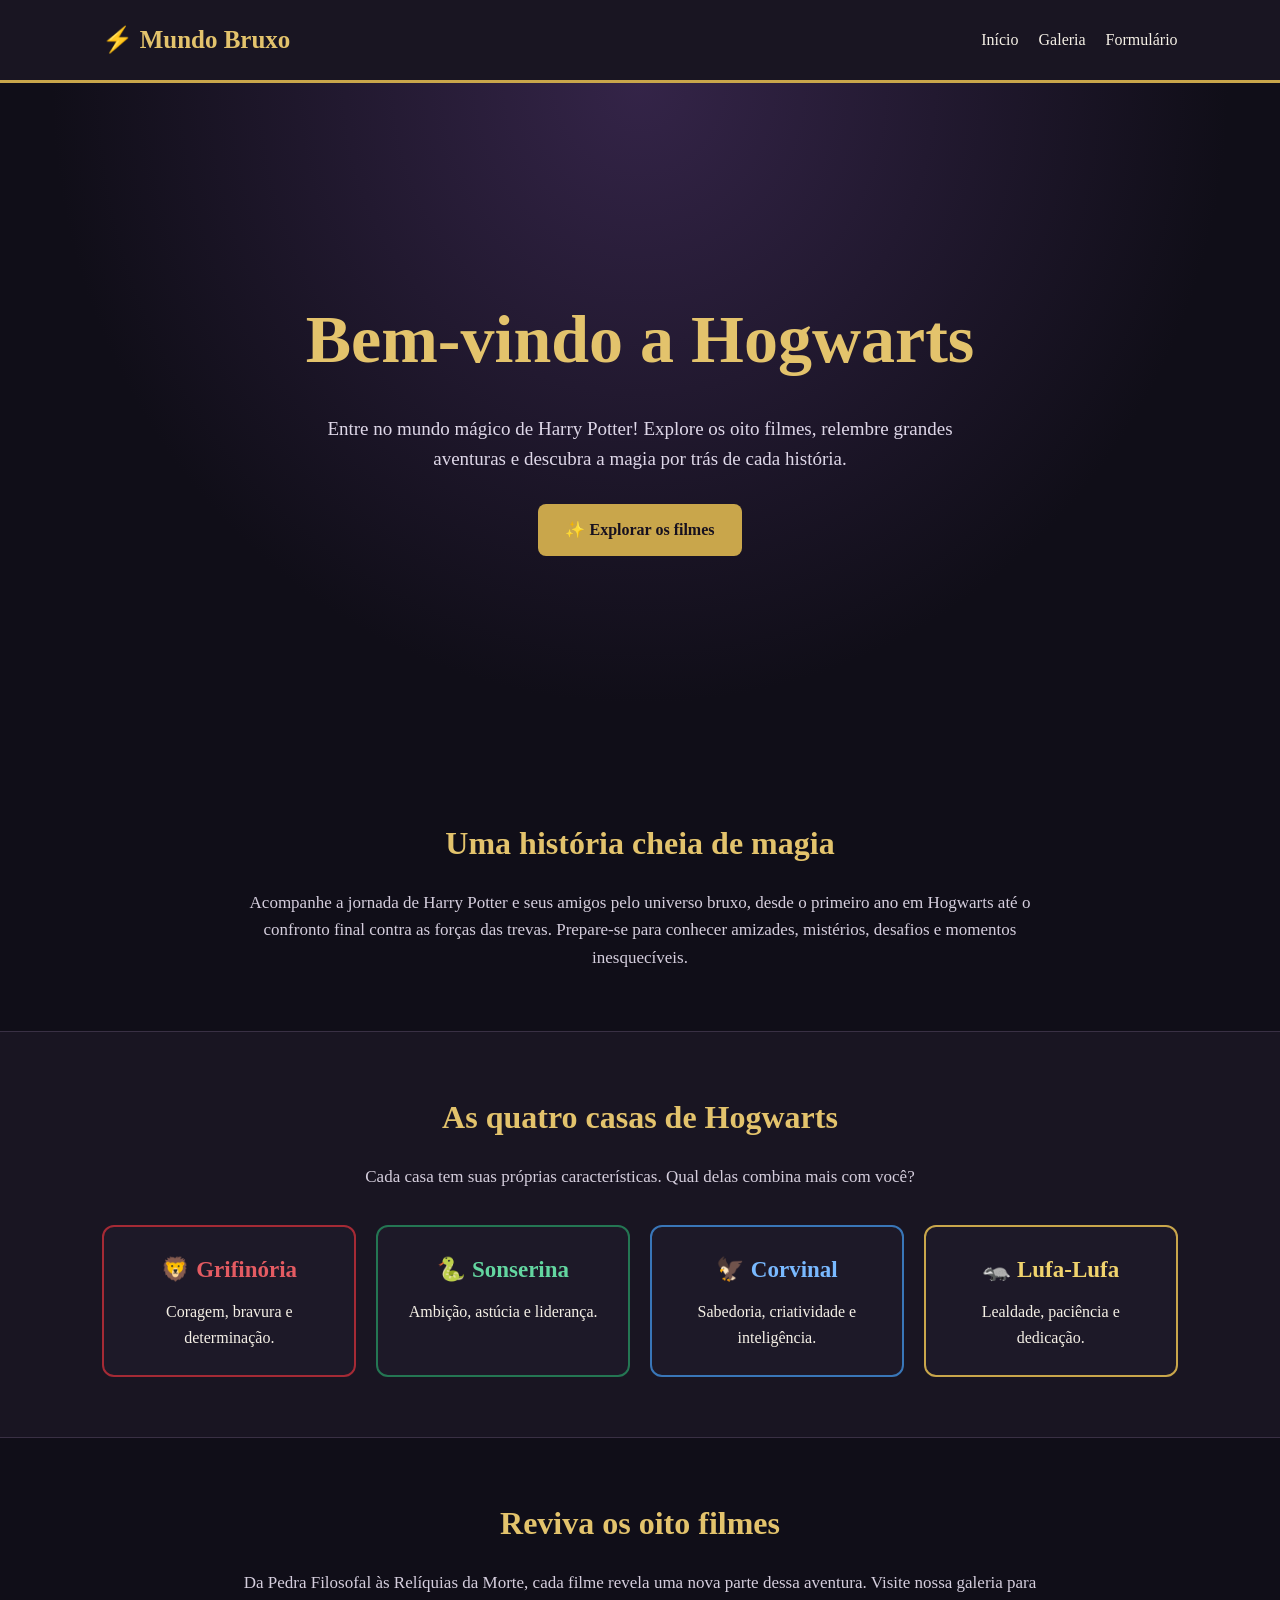
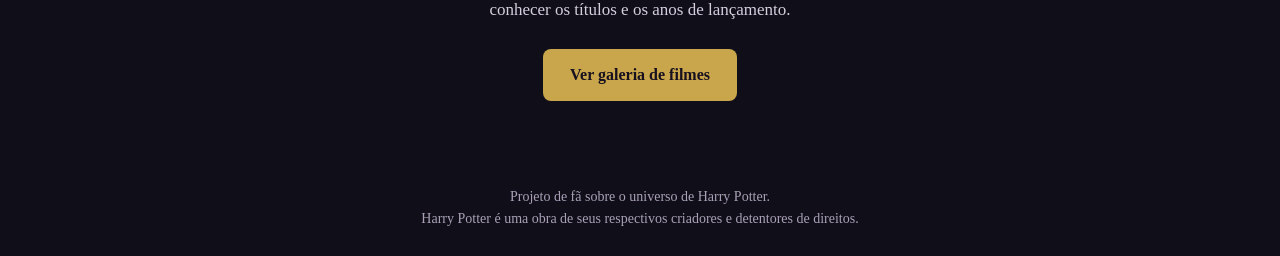
<file: index.html>
<!DOCTYPE html>
<html lang="pt-BR">
<head>
  <meta charset="UTF-8">
  <meta name="viewport" content="width=device-width, initial-scale=1.0">
  <title>O Mundo de Harry Potter</title>

  <style>
    * {
      margin: 0;
      padding: 0;
      box-sizing: border-box;
    }

    body {
      font-family: Georgia, "Times New Roman", serif;
      background: #100e18;
      color: #f5f0e6;
      line-height: 1.6;
    }

    header {
      background: #191522;
      padding: 20px 8%;
      border-bottom: 3px solid #c9a64b;
      display: flex;
      justify-content: space-between;
      align-items: center;
      flex-wrap: wrap;
      gap: 15px;
    }

    .logo {
      color: #e3c36c;
      font-size: 25px;
      font-weight: bold;
    }

    nav {
      display: flex;
      gap: 20px;
      flex-wrap: wrap;
    }

    nav a {
      color: #f5f0e6;
      text-decoration: none;
      font-size: 16px;
    }

    nav a:hover {
      color: #e3c36c;
    }

    .hero {
      min-height: 75vh;
      padding: 80px 8%;
      display: flex;
      flex-direction: column;
      justify-content: center;
      align-items: center;
      text-align: center;
      background:
        radial-gradient(ellipse at top, #342448 0%, #100e18 65%);
    }

    .hero h1 {
      font-size: clamp(38px, 7vw, 68px);
      color: #e3c36c;
      margin-bottom: 20px;
    }

    .hero p {
      max-width: 700px;
      font-size: 19px;
      color: #ded7e8;
      margin-bottom: 30px;
    }

    .botao {
      display: inline-block;
      background: #c9a64b;
      color: #17111f;
      padding: 13px 27px;
      border-radius: 8px;
      text-decoration: none;
      font-weight: bold;
      transition: 0.3s;
    }

    .botao:hover {
      background: #f0d98b;
      transform: translateY(-3px);
    }

    section {
      padding: 60px 8%;
      text-align: center;
    }

    section h2 {
      font-size: 32px;
      color: #e3c36c;
      margin-bottom: 20px;
    }

    .intro {
      max-width: 800px;
      margin: auto;
      color: #d5cedd;
      font-size: 17px;
    }

    .casas {
      display: grid;
      grid-template-columns: repeat(auto-fit, minmax(200px, 1fr));
      gap: 20px;
      margin-top: 35px;
    }

    .casa {
      background: #1d1928;
      padding: 25px 20px;
      border-radius: 12px;
      border: 2px solid #393044;
    }

    .casa h3 {
      margin-bottom: 10px;
      font-size: 23px;
    }

    .grifinoria {
      border-color: #a52a35;
    }

    .grifinoria h3 {
      color: #e45b62;
    }

    .sonserina {
      border-color: #247653;
    }

    .sonserina h3 {
      color: #63d6a0;
    }

    .corvinal {
      border-color: #3976b8;
    }

    .corvinal h3 {
      color: #79b9ff;
    }

    .lufalufa {
      border-color: #c9a64b;
    }

    .lufalufa h3 {
      color: #f0d36d;
    }

    .destaque {
      background: #191522;
      border-top: 1px solid #393044;
      border-bottom: 1px solid #393044;
    }

    footer {
      text-align: center;
      padding: 25px;
      color: #aaa1b8;
      font-size: 14px;
    }

    @media (max-width: 600px) {
      header {
        justify-content: center;
        text-align: center;
      }

      nav {
        justify-content: center;
      }

      .hero {
        min-height: 65vh;
        padding: 60px 6%;
      }
    }
  </style>
</head>

<body>

  <header>
    <div class="logo">⚡ Mundo Bruxo</div>

    <nav>
      <a href="index.html">Início</a>
      <a href="galeria.html">Galeria</a>
      <a href="formulário.html">Formulário</a>
    </nav>
  </header>

  <main>
    <section class="hero">
      <h1>Bem-vindo a Hogwarts</h1>

      <p>
        Entre no mundo mágico de Harry Potter!
        Explore os oito filmes, relembre grandes aventuras
        e descubra a magia por trás de cada história.
      </p>

      <a class="botao" href="galeria.html">
        ✨ Explorar os filmes
      </a>
    </section>

    <section>
      <h2>Uma história cheia de magia</h2>

      <p class="intro">
        Acompanhe a jornada de Harry Potter e seus amigos
        pelo universo bruxo, desde o primeiro ano em Hogwarts
        até o confronto final contra as forças das trevas.
        Prepare-se para conhecer amizades, mistérios,
        desafios e momentos inesquecíveis.
      </p>
    </section>

    <section class="destaque">
      <h2>As quatro casas de Hogwarts</h2>

      <p class="intro">
        Cada casa tem suas próprias características.
        Qual delas combina mais com você?
      </p>

      <div class="casas">
        <div class="casa grifinoria">
          <h3>🦁 Grifinória</h3>
          <p>Coragem, bravura e determinação.</p>
        </div>

        <div class="casa sonserina">
          <h3>🐍 Sonserina</h3>
          <p>Ambição, astúcia e liderança.</p>
        </div>

        <div class="casa corvinal">
          <h3>🦅 Corvinal</h3>
          <p>Sabedoria, criatividade e inteligência.</p>
        </div>

        <div class="casa lufalufa">
          <h3>🦡 Lufa-Lufa</h3>
          <p>Lealdade, paciência e dedicação.</p>
        </div>
      </div>
    </section>

    <section>
      <h2>Reviva os oito filmes</h2>

      <p class="intro">
        Da Pedra Filosofal às Relíquias da Morte,
        cada filme revela uma nova parte dessa aventura.
        Visite nossa galeria para conhecer os títulos
        e os anos de lançamento.
      </p>

      <br>

      <a class="botao" href="galeria.html">
        Ver galeria de filmes
      </a>
    </section>
  </main>

  <footer>
    <p>Projeto de fã sobre o universo de Harry Potter.</p>
    <p>Harry Potter é uma obra de seus respectivos criadores e detentores de direitos.</p>
  </footer>

</body>
</html>
</file>
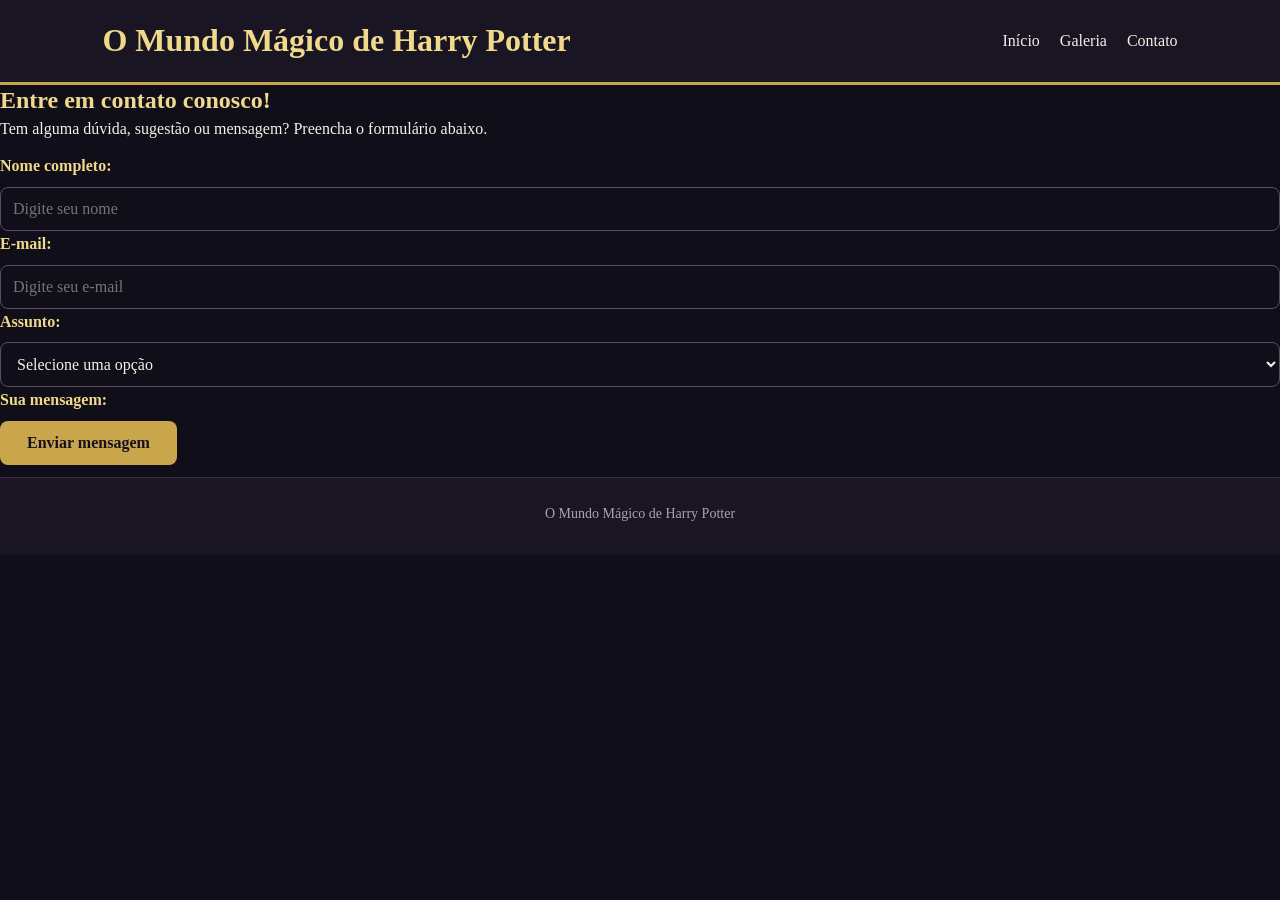
<file: formulário.html>
<!DOCTYPE html>
<html lang="pt-br">
<head>
    <meta charset="UTF-8">
    <meta name="viewport" content="width=device-width, initial-scale=1.0">
    <title>Contato | Harry Potter</title>
    <link rel="stylesheet" href="style.css">
</head>
<body>

    <header>
        <h1>O Mundo Mágico de Harry Potter</h1>

        <nav>
            <a href="index.html">Início</a>
            <a href="galeria.html">Galeria</a>
            <a href="formulario.html">Contato</a>
        </nav>
    </header>

    <main>
        <h2>Entre em contato conosco!</h2>
        <p>Tem alguma dúvida, sugestão ou mensagem?
           Preencha o formulário abaixo.</p>

        <form id="formContato">

            <label for="nome">Nome completo:</label>
            <input type="text" id="nome" name="nome"
                   placeholder="Digite seu nome" required>

            <label for="email">E-mail:</label>
            <input type="email" id="email" name="email"
                   placeholder="Digite seu e-mail" required>

            <label for="assunto">Assunto:</label>
            <select id="assunto" name="assunto" required>
                <option value="">Selecione uma opção</option>
                <option value="Dúvida">Dúvida</option>
                <option value="Sugestão">Sugestão</option>
                <option value="Elogio">Elogio</option>
                <option value="Outro">Outro</option>
            </select>

            <label for="mensagem">Sua mensagem:</label>
            <textarea id="mensagem" name="mensagem"
                      rows="6" placeholder="Escreva sua mensagem..."
                      required></textarea>

            <button type="submit">Enviar mensagem</button>

            <p id="retorno"></p>
        </form>
    </main>

    <footer>
        <p>O Mundo Mágico de Harry Potter</p>
    </footer>

    <script>
        document.getElementById("formContato")
            .addEventListener("submit", function(event) {
                event.preventDefault();

                document.getElementById("retorno").textContent =
                    "Formulário preenchido com sucesso!";

                this.reset();
            });
    </script>

</body>
</html>
</file>
<file: style.css>
/* =================================
   MUNDO BRUXO - ESTILO PRINCIPAL
   ================================= */

* {
  margin: 0;
  padding: 0;
  box-sizing: border-box;
}

:root {
  --fundo: #100e18;
  --fundo-card: #1d1928;
  --fundo-header: #191522;
  --dourado: #c9a64b;
  --dourado-claro: #f0d98b;
  --texto: #f5f0e6;
  --texto-suave: #d5cedd;

  --grifinoria: #a52a35;
  --sonserina: #247653;
  --corvinal: #3976b8;
  --lufalufa: #c9a64b;
}

html {
  scroll-behavior: smooth;
}

body {
  font-family: Georgia, "Times New Roman", serif;
  background: var(--fundo);
  color: var(--texto);
  line-height: 1.6;
  min-height: 100vh;
}

a {
  color: var(--dourado-claro);
  text-decoration: none;
}

a:hover {
  color: var(--dourado);
}

img {
  max-width: 100%;
  display: block;
}

/* =================================
   CABEÇALHO E NAVEGAÇÃO
   ================================= */

header {
  background: var(--fundo-header);
  padding: 20px 8%;
  border-bottom: 3px solid var(--dourado);

  display: flex;
  justify-content: space-between;
  align-items: center;
  flex-wrap: wrap;
  gap: 15px;
}

.logo {
  color: #e3c36c;
  font-size: 25px;
  font-weight: bold;
}

nav {
  display: flex;
  align-items: center;
  flex-wrap: wrap;
  gap: 20px;
}

nav a {
  color: var(--texto);
  transition: color 0.3s;
}

nav a:hover {
  color: var(--dourado-claro);
}

/* =================================
   TÍTULOS E SEÇÕES
   ================================= */

section {
  padding: 60px 8%;
}

h1,
h2,
h3 {
  line-height: 1.3;
}

h1,
h2 {
  color: var(--dourado-claro);
}

p {
  margin-bottom: 12px;
}

.titulo {
  text-align: center;
  padding: 50px 20px 25px;
}

.titulo h1 {
  font-size: clamp(32px, 6vw, 46px);
  margin-bottom: 12px;
}

.titulo p {
  color: var(--texto-suave);
}

.intro {
  max-width: 800px;
  margin: 0 auto;
  color: var(--texto-suave);
  font-size: 17px;
  text-align: center;
}

/* =================================
   PÁGINA INICIAL
   ================================= */

.hero {
  min-height: 75vh;
  padding: 80px 8%;

  display: flex;
  flex-direction: column;
  justify-content: center;
  align-items: center;
  text-align: center;

  background: radial-gradient(
    ellipse at top,
    #342448 0%,
    var(--fundo) 70%
  );
}

.hero h1 {
  font-size: clamp(38px, 7vw, 68px);
  margin-bottom: 20px;
}

.hero p {
  max-width: 700px;
  color: var(--texto-suave);
  font-size: 19px;
  margin-bottom: 30px;
}

.destaque {
  background: var(--fundo-header);
  border-top: 1px solid #393044;
  border-bottom: 1px solid #393044;
}

/* =================================
   BOTÕES
   ================================= */

.botao,
button {
  display: inline-block;
  padding: 13px 27px;

  background: var(--dourado);
  color: #17111f;

  border: none;
  border-radius: 8px;

  font-family: inherit;
  font-size: 16px;
  font-weight: bold;
  text-align: center;
  cursor: pointer;

  transition: background 0.3s, transform 0.3s;
}

.botao:hover,
button:hover {
  background: var(--dourado-claro);
  color: #17111f;
  transform: translateY(-2px);
}

/* =================================
   CARTÕES DAS CASAS
   ================================= */

.casas {
  display: grid;
  grid-template-columns: repeat(
    auto-fit,
    minmax(200px, 1fr)
  );
  gap: 20px;
  margin-top: 35px;
}

.casa {
  background: var(--fundo-card);
  padding: 25px 20px;
  border: 2px solid #393044;
  border-radius: 12px;
}

.casa h3 {
  margin-bottom: 10px;
  font-size: 23px;
}

.grifinoria {
  border-color: var(--grifinoria);
}

.grifinoria h3 {
  color: #e45b62;
}

.sonserina {
  border-color: var(--sonserina);
}

.sonserina h3 {
  color: #63d6a0;
}

.corvinal {
  border-color: var(--corvinal);
}

.corvinal h3 {
  color: #79b9ff;
}

.lufalufa {
  border-color: var(--lufalufa);
}

.lufalufa h3 {
  color: #f0d36d;
}

/* =================================
   GALERIA DE FILMES
   ================================= */

.galeria {
  display: grid;
  grid-template-columns: repeat(
    auto-fit,
    minmax(220px, 1fr)
  );
  gap: 25px;
  padding: 30px 8% 60px;
}

.filme {
  background: var(--fundo-card);
  border: 2px solid #393044;
  border-radius: 12px;
  overflow: hidden;

  transition: transform 0.3s, box-shadow 0.3s;
}

.filme:hover {
  transform: translateY(-6px);
  box-shadow: 0 10px 25px #00000050;
}

.filme img {
  width: 100%;
  aspect-ratio: 2 / 3;
  object-fit: cover;
  background: #292333;
}

.filme h3 {
  color: var(--dourado-claro);
  font-size: 19px;
  padding: 15px 15px 5px;
}

.filme p {
  color: var(--texto-suave);
  padding: 0 15px 15px;
}

/* Bordas com as cores das quatro casas */

.filme:nth-child(4n + 1) {
  border-color: var(--grifinoria);
}

.filme:nth-child(4n + 2) {
  border-color: var(--sonserina);
}

.filme:nth-child(4n + 3) {
  border-color: var(--corvinal);
}

.filme:nth-child(4n) {
  border-color: var(--lufalufa);
}

/* =================================
   FORMULÁRIO
   ================================= */

.formulario-container {
  width: min(90%, 650px);
  margin: 20px auto 60px;
  padding: 30px;

  background: var(--fundo-card);
  border: 1px solid #51415f;
  border-radius: 16px;

  box-shadow: 0 10px 35px #00000030;
}

.campo {
  margin-bottom: 22px;
}

label,
.pergunta {
  display: block;
  font-weight: bold;
  margin-bottom: 8px;
  color: var(--dourado-claro);
}

input,
select,
textarea {
  width: 100%;
  padding: 12px;

  border: 1px solid #594d68;
  border-radius: 8px;

  background: var(--fundo);
  color: var(--texto);

  font-family: inherit;
  font-size: 16px;
}

input:focus,
select:focus,
textarea:focus {
  outline: 2px solid var(--dourado);
  border-color: var(--dourado);
}

select option {
  background: var(--fundo-card);
}

textarea {
  min-height: 120px;
  resize: vertical;
}

.opcoes {
  display: flex;
  flex-wrap: wrap;
  gap: 12px;
}

.opcoes label {
  display: flex;
  align-items: center;
  gap: 7px;
  padding: 10px 12px;

  border: 1px solid #51415f;
  border-radius: 8px;

  color: var(--texto);
  font-weight: normal;
  cursor: pointer;
}

.opcoes input {
  width: auto;
  accent-color: var(--dourado);
}

.aviso {
  margin-top: 15px;
  color: #bdb4ca;
  font-size: 13px;
  text-align: center;
}

#mensagem {
  display: none;
  margin-top: 20px;
  padding: 15px;

  border: 1px solid #63d6a0;
  border-radius: 8px;

  color: #a5f0c9;
  text-align: center;
}

/* =================================
   RODAPÉ
   ================================= */

footer {
  text-align: center;
  padding: 25px;

  color: #aaa1b8;
  background: var(--fundo-header);
  border-top: 1px solid #393044;

  font-size: 14px;
}

footer p {
  margin-bottom: 5px;
}

/* =================================
   ACESSIBILIDADE
   ================================= */

a:focus-visible,
button:focus-visible {
  outline: 2px solid var(--dourado-claro);
  outline-offset: 4px;
}

/* =================================
   RESPONSIVIDADE PARA CELULARES
   ================================= */

@media (max-width: 600px) {
  header {
    justify-content: center;
    text-align: center;
  }

  nav {
    justify-content: center;
    gap: 14px;
  }

  .hero {
    min-height: 65vh;
    padding: 60px 6%;
  }

  section {
    padding: 45px 6%;
  }

  .galeria {
    grid-template-columns: repeat(2, minmax(0, 1fr));
    gap: 14px;
    padding: 20px 5% 45px;
  }

  .filme h3 {
    font-size: 16px;
    padding: 10px 10px 5px;
  }

  .filme p {
    padding: 0 10px 10px;
    font-size: 14px;
  }

  .formulario-container {
    padding: 22px;
  }
}

@media (max-width: 360px) {
  .galeria {
    grid-template-columns: 1fr;
  }
}
</file>
